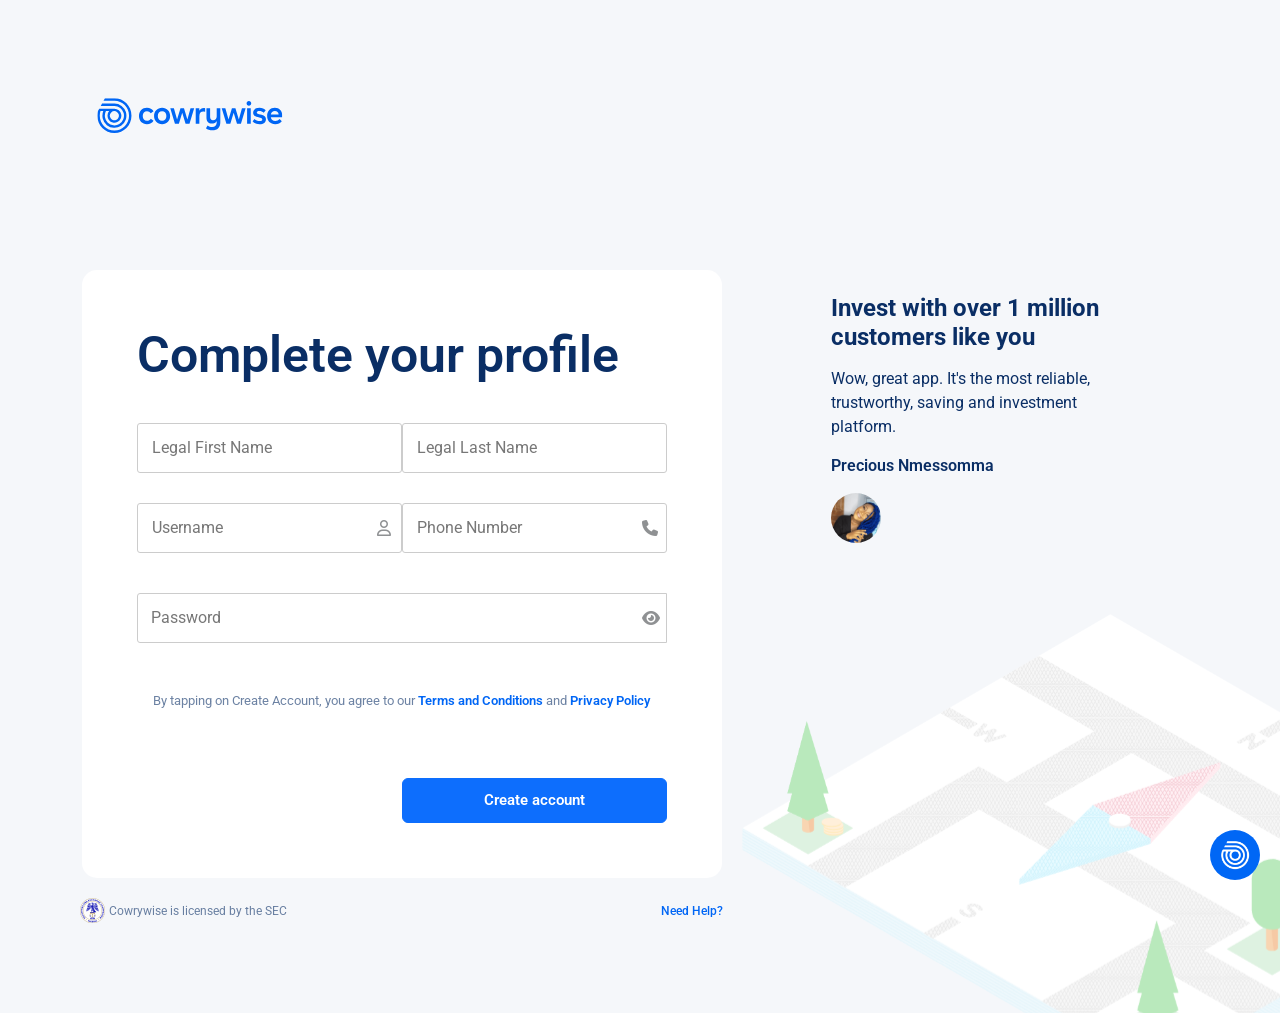
<file: create-account.html>
<!DOCTYPE html>
<html lang="en">
<head>
    <meta charset="UTF-8">
    <meta name="viewport" content="width=device-width, initial-scale=1.0">
    <link rel="preconnect" href="https://fonts.googleapis.com">
    <link rel="preconnect" href="https://fonts.gstatic.com" crossorigin>
    <link href="https://fonts.googleapis.com/css2?family=Roboto:ital,wght@0,100..900;1,100..900&display=swap" rel="stylesheet">

    <link href="https://cdn.jsdelivr.net/npm/bootstrap@5.3.8/dist/css/bootstrap.min.css" rel="stylesheet" integrity="sha384-sRIl4kxILFvY47J16cr9ZwB07vP4J8+LH7qKQnuqkuIAvNWLzeN8tE5YBujZqJLB" crossorigin="anonymous">

    <link rel="stylesheet" href="https://cdnjs.cloudflare.com/ajax/libs/font-awesome/6.5.0/css/all.min.css">

    <link rel="stylesheet" href="sign.css">
    <title>Create Account Page</title>
    <style>
        body {
            background-color: rgb(245, 247, 250);
            margin: 0;
            padding: 90px 80px;
            box-sizing: border-box;
            font-family: "Roboto", sans-serif;
            overflow: auto;
            background-image: url('./images/signup-bg.svg');
            background-repeat: no-repeat;
            background-position: right bottom;
            background-size: 42%;
            background-attachment: scroll;
        }

        @media (max-width: 1024px) {
            .su-google{
                max-width: 50%;
            }
        }

        @media (max-width: 768px) {
            .su-google{
                max-width: 40%;
            }
            .logo-div{
                margin-bottom: 2vh;
            }
        }

        @media (max-width: 576px) {
            body {
                padding: 30px 30px;
            }

            .su-h5{
                display: none;
            }

            .div-ft{
                display: flex;
                flex-direction: column;
                align-items: center;
                justify-content: center;
                margin-top: 40px;
                margin-bottom: 180px;
            }

            .su-p{
                padding: 0;
                text-align: center;
            }

            .su-h{
                font-size: 35px;
                font-weight: 600;
                color: rgb(10, 46, 101);
            }

            body{
                background-image: none;
            }
            .su-google{
                max-width: 100%;
                text-align: center;
            }
            .su-h{
                font-size: 32px;
            }
        }

    </style>
</head>
<body>

<div class="logo-div">
    <img src="./images/logo.svg" alt="">
</div>

<div class="row">

    <div class="col-lg-7 col-md-12 col-sm-12">

        <div style="display: flex; flex-direction: column;">
            <div class="si-form">
                <h3 class="ca-h">Complete your profile</h3>

                <div style="display: flex; justify-content: space-between; align-items: center">
                    <div class="input-group2">
                        <input type="text" id="fnameInput" required>
                        <label for="fnameInput" id="fnameLabel">Legal First Name</label>
                    </div>
                    <div class="input-group2">
                        <input type="text" id="lnameInput" required>
                        <label for="lnameInput" id="lnameLabel">Legal Last Name</label>
                    </div>
                </div>

                <div style="display: flex; justify-content: space-between; align-items: center">
                    <div class="input-group2">
                        <input type="text" id="unameInput" required>
                        <label for="unameInput" id="unameLabel">Username</label>
                        <i class="fa-regular fa-user ca-phone"></i>
                    </div>
                    <div class="input-group2">
                        <input type="number" id="phoneInput" required>
                        <label for="phoneInput" id="phoneLabel">Phone Number</label>
                        <i class="fa-solid fa-phone ca-phone"></i>
                    </div>
                </div>

                <div class="mb-2 input-group">
                    <input type="password" id="password" required>
                    <label for="password">Password</label>
                    <i class="fa fa-eye si-eye" id="togglePassword"></i>
                </div>

                <span id="errorMSG" style="color: rgb(255, 0, 0); font-size: 12px; font-weight: 400; margin-top: 0">

                            </span>

                <div class="ca-term">
                    <div class="si-chat">
                        <span>By tapping on Create Account, you agree to our <a href="">Terms and Conditions</a> and <a href="">Privacy Policy</a></span>
                    </div>
                </div>

                <div style="display: flex; justify-content: flex-end; align-items: center">
                    <button onclick="btnCreate()" class="btn btn-primary w-50 mt-5 ff">Create account</button>
                </div>

            </div>

        </div>

        <div class="foot">
            <div>
                <img src="./images/sec.png" alt="">
                <span>Cowrywise is licensed by the SEC</span>
            </div>

            <a href="">Need Help?</a>

        </div>

    </div>

    <div class="col-lg-5 col-md-12 col-sm-12 ps-lg-5 ps-md-3 py-4">
        <div class="ps-lg-5 div-ft">
            <h5 class="ca-h5">Invest with over 1 million customers like you</h5>
            <p class="ca-p">Wow, great app. It's the most reliable, trustworthy, saving and investment platform.</p>
            <p class="ca-p" style="font-weight: 600">Precious Nmessomma</p>
            <img src="./images/create_precious.png" style="width: 50px;height: 50px; border-radius: 30px">
        </div>

    </div>

</div>

<div class="fav">
    <img src="./images/touch-icon.png" alt="" class="fav-icon">
</div>
</body>

<script src="script.js"></script>

<script>
    //Password Toggle

const password = document.getElementById("password");
const toggle = document.getElementById("togglePassword");

toggle.addEventListener("click", function () {
    const type = password.getAttribute("type") === "password" ? "text" : "password";
    password.setAttribute("type", type);

    // Change icon
    this.classList.toggle("fa-eye");
    this.classList.toggle("fa-eye-slash");
});
</script>

<script>
    const usName = document.getElementById('unameInput');

    const cUser = localStorage.getItem('currentUser')

    const uUser = JSON.parse(localStorage.getItem(`${cUser}`));

    usName.value = uUser.username;
</script>

<script src="https://cdn.jsdelivr.net/npm/bootstrap@5.3.8/dist/js/bootstrap.bundle.min.js" integrity="sha384-FKyoEForCGlyvwx9Hj09JcYn3nv7wiPVlz7YYwJrWVcXK/BmnVDxM+D2scQbITxI" crossorigin="anonymous"></script>

</html>
</file>
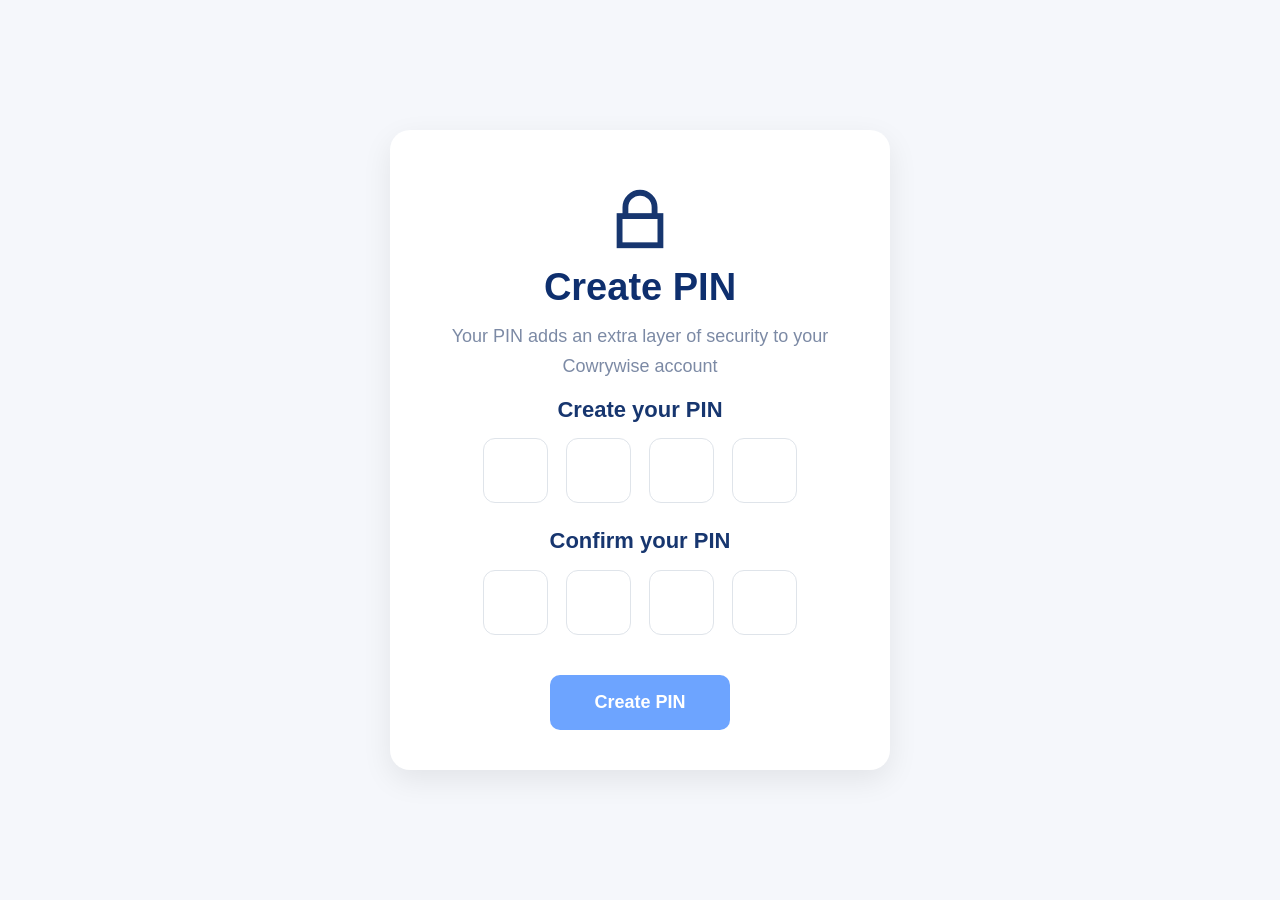
<file: create-pin-google.html>
<!DOCTYPE html>
<html lang="en">
<head>
    <meta charset="UTF-8">
    <meta name="viewport" content="width=device-width, initial-scale=1.0">
    <link href="https://cdn.jsdelivr.net/npm/bootstrap@5.3.8/dist/css/bootstrap.min.css" rel="stylesheet" integrity="sha384-sRIl4kxILFvY47J16cr9ZwB07vP4J8+LH7qKQnuqkuIAvNWLzeN8tE5YBujZqJLB" crossorigin="anonymous">

    <title>Create PIN</title>

    <style>

        *{
    margin:0;
    padding:0;
    box-sizing:border-box;
    font-family: "Segoe UI", sans-serif;
}

body{
    min-height:100vh;
    display:flex;
    justify-content:center;
    align-items:center;
    background:#f5f7fb;
}

.pin-card{
    width:500px;
    background:white;
    border-radius:20px;
    padding:40px 30px;
    text-align:center;
    box-shadow:0 10px 30px rgba(0,0,0,0.08);
}

.lock-icon{
    font-size:60px;
    margin-bottom:5px;
}

h2{
    color:#0e2f6e;
    font-size:38px;
    font-weight:600;
    margin-bottom:10px;
}

.subtitle{
    color:#7c8aa5;
    font-size:18px;
    line-height:1.7;
    margin-bottom:15px;
}

h3{
    color:#17366f;
    margin-bottom:15px;
    font-size:22px;
    font-weight:600;
}

span{
    color:#17366f;
    margin-bottom:15px;
    font-size:22px;
    font-weight:600;
}

.pin-container{
    display:flex;
    justify-content:center;
    gap:18px;
    margin-bottom:25px;
}

.pin-container input{
    width:65px;
    height:65px;
    border:1px solid #dfe4ea;
    border-radius:12px;
    text-align:center;
    font-size:28px;
    font-weight:bold;
    outline:none;
    transition:0.3s;
}

.pin-container input:focus{
    border-color:#1f5ed9;
    box-shadow:0 0 8px rgba(31,94,217,.2);
}

button{
    margin-top:15px;
    width:180px;
    height:55px;
    border:none;
    border-radius:10px;
    background:#6da4ff;
    color:white;
    font-size:18px;
    font-weight:600;
    cursor:pointer;
    transition:.3s;
}

button:hover{
    background:#4d8eff;
}

    </style>
</head>
<body>

    <div class="pin-card">


        <div class="lock-icon">
            <svg width="70" height="70" viewBox="0 0 24 24" fill="none">
                <path d="M7 11V8a5 5 0 0 1 10 0v3" stroke="#17366f" stroke-width="2"/>
                <rect x="5" y="11" width="14" height="10" stroke="#17366f" stroke-width="2"/>
            </svg>
        </div>

        <h2>Create PIN</h2>

        <p class="subtitle">
            Your PIN adds an extra layer of security to
            your Cowrywise account
        </p>

        <h3>Create your PIN</h3>

        <div class="pin-container">
            <input type="password" id="pinNo1" maxlength="1" class="pin-box">
            <input type="password" id="pinNo2" maxlength="1" class="pin-box">
            <input type="password" id="pinNo3" maxlength="1" class="pin-box">
            <input type="password" id="pinNo4" maxlength="1" class="pin-box">
        </div>

        <h3>Confirm your PIN</h3>

        <div class="pin-container">
            <input type="password" id="CpinNo1" maxlength="1" class="pin-box">
            <input type="password" id="CpinNo2" maxlength="1" class="pin-box">
            <input type="password" id="CpinNo3" maxlength="1" class="pin-box">
            <input type="password" id="CpinNo4" maxlength="1" class="pin-box">
        </div>

        <span id="errMSG" style="color: rgb(255, 0, 0); font-size: 15px; font-weight: 400; margin-top: 0">
        </span>

        <button onclick="btnCreatePin()">
            Create PIN
        </button>

    </div>


</body>

<script src="createPin-google.js"></script>

<script>

    const inputs = document.querySelectorAll('.pin-box');

    inputs.forEach((input, index) => {
        input.addEventListener('input', (e) => {
            if (isNaN(e.target.value)) {
                e.target.value = '';
                return;
            }
            if (e.target.value.length === 1 && index < inputs.length - 1) {
                inputs[index + 1].focus();
            }
        });

        input.addEventListener('keydown', (e) => {
            if (e.key === 'Backspace' && e.target.value === '' && index > 0) {
                inputs[index - 1].focus();
            }
        });
    });


</script>

</html>
</file>
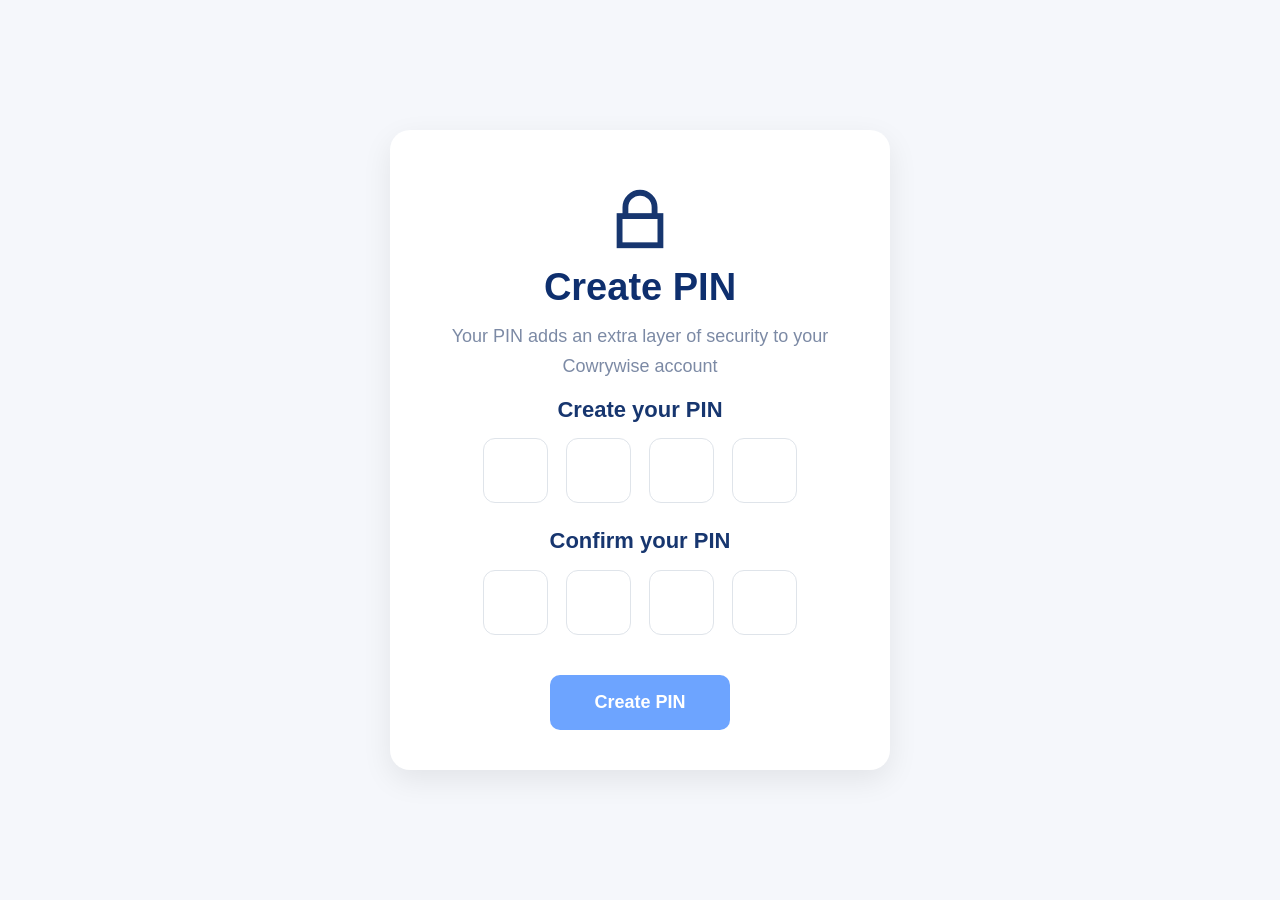
<file: create-pin.html>
<!DOCTYPE html>
<html lang="en">
<head>
    <meta charset="UTF-8">
    <meta name="viewport" content="width=device-width, initial-scale=1.0">
    <link href="https://cdn.jsdelivr.net/npm/bootstrap@5.3.8/dist/css/bootstrap.min.css" rel="stylesheet" integrity="sha384-sRIl4kxILFvY47J16cr9ZwB07vP4J8+LH7qKQnuqkuIAvNWLzeN8tE5YBujZqJLB" crossorigin="anonymous">

    <title>Create PIN</title>

    <style>

        *{
    margin:0;
    padding:0;
    box-sizing:border-box;
    font-family: "Segoe UI", sans-serif;
}

body{
    min-height:100vh;
    display:flex;
    justify-content:center;
    align-items:center;
    background:#f5f7fb;
}

.pin-card{
    width:500px;
    background:white;
    border-radius:20px;
    padding:40px 30px;
    text-align:center;
    box-shadow:0 10px 30px rgba(0,0,0,0.08);
}

.lock-icon{
    font-size:60px;
    margin-bottom:5px;
}

h2{
    color:#0e2f6e;
    font-size:38px;
    font-weight:600;
    margin-bottom:10px;
}

.subtitle{
    color:#7c8aa5;
    font-size:18px;
    line-height:1.7;
    margin-bottom:15px;
}

h3{
    color:#17366f;
    margin-bottom:15px;
    font-size:22px;
    font-weight:600;
}

span{
    color:#17366f;
    margin-bottom:15px;
    font-size:22px;
    font-weight:600;
}

.pin-container{
    display:flex;
    justify-content:center;
    gap:18px;
    margin-bottom:25px;
}

.pin-container input{
    width:65px;
    height:65px;
    border:1px solid #dfe4ea;
    border-radius:12px;
    text-align:center;
    font-size:28px;
    font-weight:bold;
    outline:none;
    transition:0.3s;
}

.pin-container input:focus{
    border-color:#1f5ed9;
    box-shadow:0 0 8px rgba(31,94,217,.2);
}

button{
    margin-top:15px;
    width:180px;
    height:55px;
    border:none;
    border-radius:10px;
    background:#6da4ff;
    color:white;
    font-size:18px;
    font-weight:600;
    cursor:pointer;
    transition:.3s;
}

button:hover{
    background:#4d8eff;
}

    </style>
</head>
<body>

    <div class="pin-card">


        <div class="lock-icon">
            <svg width="70" height="70" viewBox="0 0 24 24" fill="none">
                <path d="M7 11V8a5 5 0 0 1 10 0v3" stroke="#17366f" stroke-width="2"/>
                <rect x="5" y="11" width="14" height="10" stroke="#17366f" stroke-width="2"/>
            </svg>
        </div>

        <h2>Create PIN</h2>

        <p class="subtitle">
            Your PIN adds an extra layer of security to
            your Cowrywise account
        </p>

        <h3>Create your PIN</h3>

        <div class="pin-container">
            <input type="password" id="pinNo1" maxlength="1" class="pin-box">
            <input type="password" id="pinNo2" maxlength="1" class="pin-box">
            <input type="password" id="pinNo3" maxlength="1" class="pin-box">
            <input type="password" id="pinNo4" maxlength="1" class="pin-box">
        </div>

        <h3>Confirm your PIN</h3>

        <div class="pin-container">
            <input type="password" id="CpinNo1" maxlength="1" class="pin-box">
            <input type="password" id="CpinNo2" maxlength="1" class="pin-box">
            <input type="password" id="CpinNo3" maxlength="1" class="pin-box">
            <input type="password" id="CpinNo4" maxlength="1" class="pin-box">
        </div>

        <span id="errMSG" style="color: rgb(255, 0, 0); font-size: 15px; font-weight: 400; margin-top: 0">
        </span>

        <button onclick="btnCreatePin()">
            Create PIN
        </button>

    </div>


</body>

<script src="createPin.js"></script>

<script>

    const inputs = document.querySelectorAll('.pin-box');

    inputs.forEach((input, index) => {
        input.addEventListener('input', (e) => {
            if (isNaN(e.target.value)) {
                e.target.value = '';
                return;
            }
            if (e.target.value.length === 1 && index < inputs.length - 1) {
                inputs[index + 1].focus();
            }
        });

        input.addEventListener('keydown', (e) => {
            if (e.key === 'Backspace' && e.target.value === '' && index > 0) {
                inputs[index - 1].focus();
            }
        });
    });


</script>


<!--<script>-->
<!--    const pEmail = document.getElementById('pinEmail');-->
<!--    const cUser = localStorage.getItem('currentUser')-->

<!--    const uUser = JSON.parse(localStorage.getItem(`${cUser}`));-->
<!--    pEmail.innerHTML = uUser.email;-->

<!--    // alert(`${pEmail.textContent}`)-->
<!--</script>-->

</html>
</file>
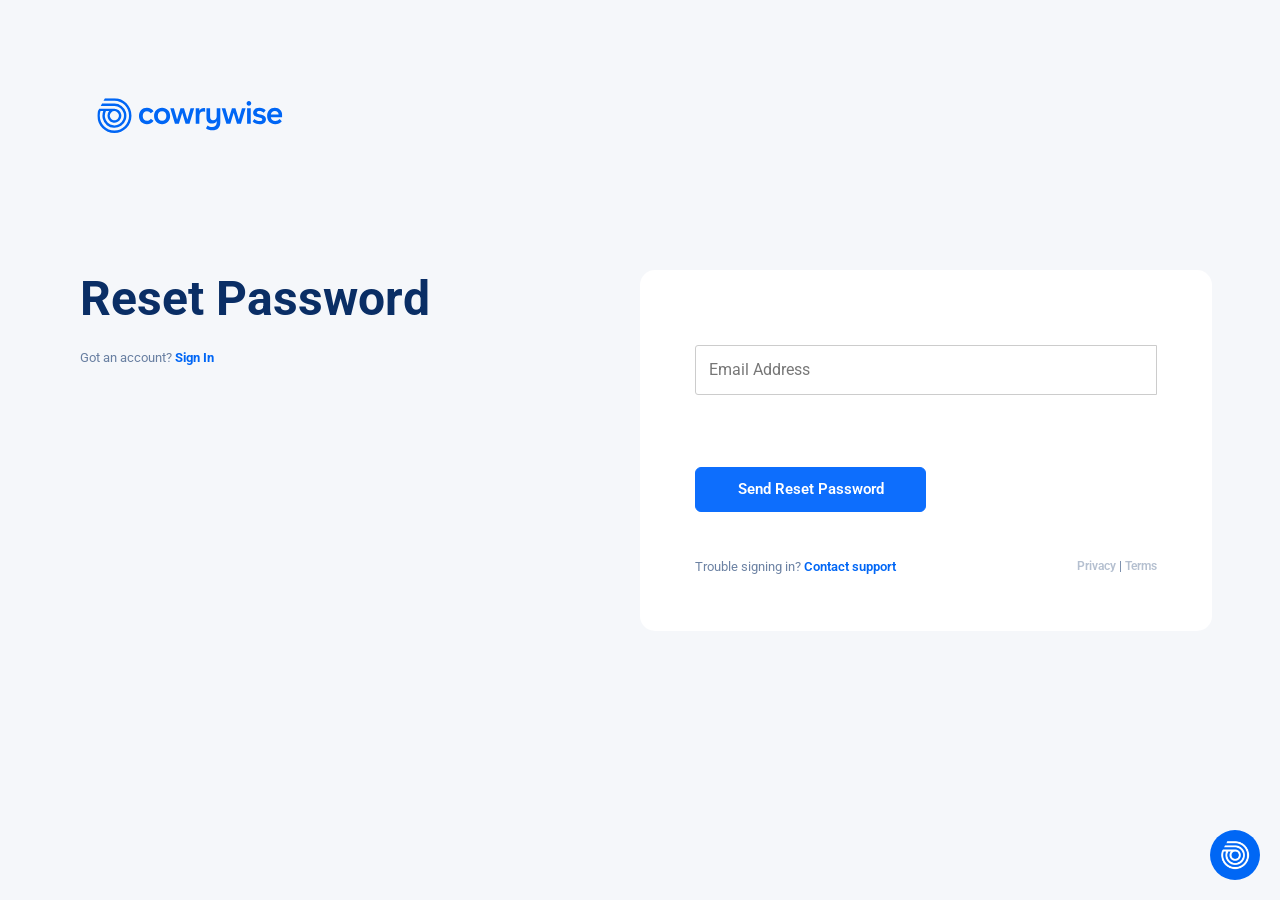
<file: forgot-password.html>
<!DOCTYPE html>
<html lang="en">
<head>

    <meta charset="UTF-8">
    <meta name="viewport" content="width=device-width, initial-scale=1.0">
    <link rel="preconnect" href="https://fonts.googleapis.com">
<link rel="preconnect" href="https://fonts.gstatic.com" crossorigin>
<link href="https://fonts.googleapis.com/css2?family=Roboto:ital,wght@0,100..900;1,100..900&display=swap" rel="stylesheet">

    <link href="https://cdn.jsdelivr.net/npm/bootstrap@5.3.8/dist/css/bootstrap.min.css" rel="stylesheet" integrity="sha384-sRIl4kxILFvY47J16cr9ZwB07vP4J8+LH7qKQnuqkuIAvNWLzeN8tE5YBujZqJLB" crossorigin="anonymous">

    <link rel="stylesheet" href="https://cdnjs.cloudflare.com/ajax/libs/font-awesome/6.5.0/css/all.min.css">

    <link rel="stylesheet" href="sign.css">
    <title>Forgot Password Page</title>
    <style>
        body {
            background-color: rgb(245, 247, 250);
            margin: 0;
            padding: 90px 80px;
            box-sizing: border-box;
            font-family: "Roboto", sans-serif;
            overflow: auto;
        }

         @media (max-width: 675px) {
            body {
                padding: 30px 10px;
            }

            .si-sign{
                display: flex;
                flex-direction: column;
                justify-content: center;
                 align-items: center;
                gap: 10px;
                width: 100%;
            }

             .logo-div{
                margin-bottom: 2vh;
            }
        }

        @media screen and (max-width: 875px) {
            body {
                padding: 70px 60px;
            }
        }

    </style>
</head>
<body>

    <div class="logo-div">
        <img src="./images/logo.svg" alt="">
    </div>

    <div class="row">
        <div class="col-lg-6 col-md-12 col-sm-12">
            <h3 class="si-h3">Reset Password</h3>
            <div class="si-create">
                <span>Got an account? <a href="./signin.html">Sign In</a></span>
            </div>
        </div>

        <div class="col-lg-6 col-md-12 col-sm-12 si-form">

            <div>
                <div class="mb-4 input-group">
                    <input type="email" id="emailRec" required>
                    <label for="emailRec" id="emailRecLabel">Email Address</label>
                </div>

                <div id="resetMSG" style="color: rgb(7,18,152); font-size: 15px; font-weight: 500; margin-top: 0; text-align: center">

                            </div>

                <button onclick="btnResetPass()" class="btn btn-primary w-50 mt-5 ff">Send Reset Password</button>
            </div>

            <div class="chat-term">
                        <div class="si-chat">
                            <span>Trouble signing in? <a href="">Contact support</a></span>
                        </div>
                        <div class="si-term">
                            <a href="">Privacy</a> | <a href="">Terms</a>
                        </div>
            </div>

        </div>
    </div>


<div class="fav">
        <img src="./images/touch-icon.png" alt="" class="fav-icon">
    </div>
</body>

<script src="resetPass.js"></script>

<script src="https://cdn.jsdelivr.net/npm/bootstrap@5.3.8/dist/js/bootstrap.bundle.min.js" integrity="sha384-FKyoEForCGlyvwx9Hj09JcYn3nv7wiPVlz7YYwJrWVcXK/BmnVDxM+D2scQbITxI" crossorigin="anonymous"></script>

</html>
</file>
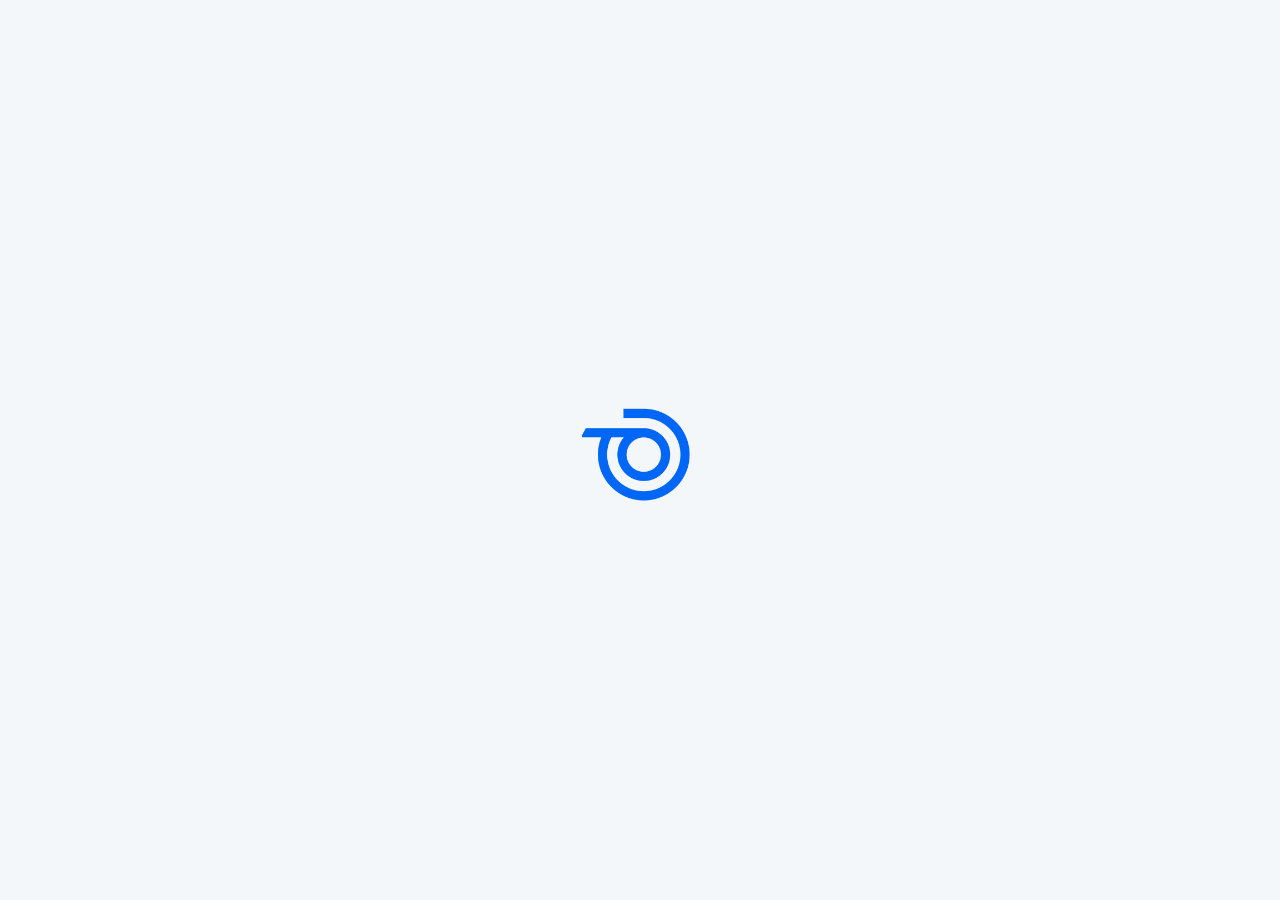
<file: processing.html>
<!DOCTYPE html>
<html lang="en">
<head>
    <meta charset="UTF-8">
    <meta name="viewport" content="width=device-width, initial-scale=1.0">
    <title>Centered GIF</title>

    <style>
        * {
            margin: 0;
            padding: 0;
            box-sizing: border-box;
        }

        body {
            min-height: 100vh;
            background: #F4F7FA;
            display: flex;
            justify-content: center;
            align-items: center;
            overflow: hidden;
        }

        .loader {
            width: min(250px, 60vw);
            height: auto;
            display: block;
        }
    </style>
</head>
<body>

<img
        src="./images/gif-logo-loading.gif"
        alt="Loading"
        class="loader"
>

</body>

<!--<script>-->
<!--    const waite = () => {-->
<!--        setTimeout(() => {-->
<!--            window.location.href = "dashboard.html"-->
<!--        }, 2500)-->
<!--    }-->
<!--</script>-->

</html>
</file>
<file: sign.css>
/* SignIn CSS */

.si-h3{
    font-size: 48px;
    font-weight: 700;
    color: rgb(10, 46, 101);
    margin-bottom: 20px;
}

.si-h5{
    font-size: 24.96px;
    font-weight: 700;
    color: rgba(10, 46, 101, 0.3);
    margin-bottom: 20px;
}

.si-create{
    font-size: 12.8px;
    font-weight: 400;
    color: rgba(10, 46, 101, 0.6);
}

.si-create a{
    color: rgb(0, 102, 245);
    text-decoration: none;
    font-weight: 700;
}

.si-form{
    display: flex;
    flex-direction: column;
    background-color: rgb(255, 255, 255);
    padding: 55px;
    gap: 20px;
    font-size: 16px;
    font-weight: 400;
    border-radius: 15px;
    margin: 0 auto; 
}

.si-google{
    font-weight: 700;
    background-color: rgb(255, 255, 255);
    color: rgb(10, 46, 101);
    border: 1px solid lightgrey;
    padding: 10px 40px;
    text-decoration: none;
    border-radius: 5px;
    transition: 0.3s;
}

.si-google:hover{
  box-shadow: 0 0 10px rgba(0, 0, 0, 0.2);
}

.divider {
  display: flex;
  align-items: center;
  text-align: center;
  font-size: 12px;
  font-weight: 400;
  color: rgba(10, 46, 101, 0.6);
}

.divider::before,
.divider::after {
  content: "";
  flex: 1;
  border-bottom: 1px solid #ccc;
}

.divider:not(:empty)::before {
  margin-right: 10px;
}

.divider:not(:empty)::after {
  margin-left: 10px;
}

.si-forget{
  text-decoration: none;
    font-size: 12.8px;
    font-weight: 700;
    color: rgb(0, 102, 245);
}

.si-eye{
  position: absolute;
  right: 10px;
  top: 50%;
  transform: translateY(-50%);
  cursor: pointer;
  width: 15px;
  opacity: 0.5;
}

.form-control{
  padding: 15px;
}

.ff{
  font-size: 15.2px;
  font-weight: 600;
  padding: 10px;
}

.ff:hover{
  box-shadow: 0 0 10px rgba(0, 0, 0, 0.2);
  transition: 0.3s;
}

.input-group {
  position: relative;
  margin: 20px 0 0 0;
}

.input-group input {
  width: 100%;
  padding: 12px 10px;
  border: 1px solid #ccc;
  outline: none;
  font-size: 16px;
}

/* Label styling */
.input-group label {
  position: absolute;
  top: 50%;
  left: 10px;
  transform: translateY(-50%);
  background: white;
  color: #777;
  font-size: 16px;
  padding: 0 5px;
  pointer-events: none;
  transition: 0.3s ease;
}

/* Move label up + change color when focused */
.input-group input:focus + label,
.input-group input:valid + label {
  top: -8px;
  font-size: 12px;
  color: rgb(0, 102, 245); /* 👈 your color */
}

input{
  font-size: 15.2px;
  font-weight: 400;
  border-radius: 3px;
}

input:focus{
  border-color: rgb(0, 102, 245);
} 

input:focus + label{
  color: rgb(0, 102, 245);
} 

.si-chat{
  font-size: 12.8px;
    font-weight: 400;
    color: rgba(10, 46, 101, 0.6);

}

.si-chat a{
  color: rgb(0, 102, 245);
  text-decoration: none;
  font-size: 12.8px;
  font-weight: 600;
} 

.si-term{
  font-size: 12px;
    font-weight: 400;
    color: rgba(10, 46, 101, 0.6);
}

.si-term a{
  color: rgba(10, 46, 101, 0.3);
  text-decoration: none;
  font-size: 12px;
  font-weight: 600;
}

.chat-term{
  display: flex;
  flex-direction: row;
  justify-content: space-between;
  align-items: center;
  margin-top: 25px;
}

.si-sign{
  display: flex;
  flex-direction: row;
  gap: 10px;
  width: 100%;
}

@media screen and (max-width: 1400px) {
 .si-sign{
  display: flex;
  flex-direction: row;
  gap: 10px;
  width: 100%;
}
  
}

@media screen and (max-width: 1200px) {

.si-sign{
  display: flex;
  flex-direction: column;
  justify-content: center;
  align-items: center;
  gap: 10px;
  width: 100%;
} 

.si-google{
    font-weight: 700;
    background-color: rgb(255, 255, 255);
    color: rgb(10, 46, 101);
    border: 1px solid lightgrey;
    padding: 10px 40px;
    width: 100%;
    text-decoration: none;
    border-radius: 5px;
    text-align: center;
    cursor: pointer;
}

.si-form{
    padding: 30px;
    margin-top: 40px;

}

}

@media screen and (max-width: 875px) {

.si-sign{
  display: flex;
  flex-direction: row;
  justify-content: center;
  align-items: center;
  gap: 10px;
  width: 100%;
}

}




/* SignUp CSS */

.su-h5{
    font-size: 24px;
    font-weight: 700;
    color: rgb(10, 46, 101);
    margin-bottom: 15px;
}

.su-p{
    font-size: 16px;
    font-weight: 400;
    color: rgb(108, 130, 163);
    margin-bottom: 15px;
    padding-right: 100px;
}

.su-miss{
  position: relative;
}

.su-miss a{
    font-size: 14px;
    font-weight: 600;
    color: rgb(0, 102, 245);
    text-decoration: none;
    background-color: white;
    padding: 6px 25px;
    border-radius: 15px;
}

.star{
  position: absolute;
  left: 5px;
  top: 50%;
  transform: translateY(-50%);
}

.arrow{
  position: absolute;
  left: 165px;
  top: 50%;
  transform: translateY(-50%);
}

.su-h{
  font-size: 64px;
  font-weight: 600;
  color: rgb(10, 46, 101);
}

/*Create Account CSS */
.ca-h{
    font-size: 50px;
    font-weight: 600;
    color: rgb(10, 46, 101);
}

.ca-h5{
    font-size: 24px;
    font-weight: 700;
    color: rgb(10, 46, 101);
    margin-bottom: 15px;
}

.ca-p{
    font-size: 16px;
    font-weight: 400;
    color: rgb(10, 46, 101);
    margin-bottom: 15px;
    padding-right: 80px;
}

.input-group2 {
    position: relative;
    margin: 10px 0 0 0;
}

.input-group2 input {
    width: 100%;
    padding: 12px 30px;
    border: 1px solid #ccc;
    outline: none;
    font-size: 16px;
}

/* Label styling */
.input-group2 label {
    position: absolute;
    top: 50%;
    left: 10px;
    transform: translateY(-50%);
    background: white;
    color: #777;
    font-size: 16px;
    padding: 0 5px;
    pointer-events: none;
    transition: 0.3s ease;
}

/* Move label up + change color when focused */
.input-group2 input:focus + label,
.input-group2 input:valid + label {
    top: -8px;
    font-size: 12px;
    color: rgb(0, 102, 245); /* 👈 your color */
}

.ca-phone{
    position: absolute;
    right: 10px;
    top: 50%;
    transform: translateY(-50%);
    cursor: pointer;
    width: 15px;
    opacity: 0.5;
}

.ca-term{
    display: flex;
    justify-content: center;
    align-items: center;
}



/*end*/

.su-create{
    font-size: 12.8px;
    font-weight: 400;
    color: rgba(10, 46, 101, 0.6);
}

.su-create a{
    color: rgb(0, 102, 245);
    text-decoration: none;
    font-weight: 700;
}

.su-google{
    font-weight: 700;
    background-color: rgb(255, 255, 255);
    color: rgb(10, 46, 101);
    border: 1px solid lightgrey;
    padding: 10px 20px;
    text-decoration: none;
    border-radius: 5px;
    max-width: fit-content;
}

.logo-div{
  font-size: 30px; 
  font-weight: 500; 
  margin-bottom: 15vh;
}

.logo-div img{
  width: 220px;
}

.foot{
  display: flex;
  justify-content: space-between;
  align-items: center;
  margin-top: 20px;
}

.foot img{
  width: 25px;
}

.foot span{
  font-size: 12px;
  font-weight: 400;
  color: rgba(10, 46, 101, 0.6);
}

.foot a{
  font-size: 12px;
  font-weight: 500;
  color: rgb(0, 102, 245);
  text-decoration: none;
}

.fav{
  position: fixed;
  bottom: 20px;
  right: 20px;
}

.fav img{
  width: 50px;
  border-radius: 50%;
}

.fav img:hover{
  cursor: pointer;
  transform: scale(1.1);
  transition: 0.3s;
}



/* Index CSS */

#header{
  position: fixed;
  top: 0;
  left: 0;
  right: 0;
  background-color: rgb(247, 249, 252);
  transition: 0.4s ease-in-out;
  z-index: 1000;
  height: 12vh;
}

#header.scrolled {
  background-color: rgb(255, 255, 255);
  box-shadow: 0 2px 4px rgba(0, 0, 0, 0.1);
}


.index-ul li a{
  font-size: 16px;
  font-weight: 400;
  color: rgb(8, 37, 82);
}

.sec1{
  margin-top: 12vh;
  padding-bottom: 60px;
  display: flex;
  justify-content: center;
  align-items: center;
  position: relative;
  /* border: 3px solid red; */
  background-color: rgb(245, 247, 250);
  background-image: url('./images/lines.svg');
  /* background-repeat: no-repeat; */
  /* background-position: right center; */
  background-size: cover;
  
}

.con1{
  text-align: center;
  width: 45%;
  padding-bottom: 20px;
}

.con1 h1{
  font-size: 80px;
  font-weight: 400;
  color: rgb(8, 37, 82);
  margin-top: 15px;
  margin-bottom: 40px;
  line-height: 1.1;
}

.con1 p{
  font-size: 20px;
  font-weight: 400;
  color: rgb(108, 130, 163);
  margin-bottom: 50px;
}

.con1 a{
  font-size: 16px;
  font-weight: 600;
  color: rgb(255, 255, 255);
  text-decoration: none;
  background-color: rgb(0, 103, 245);
  padding: 15px 30px;
  border-radius: 5px;
}

.a-log{
  font-size: 16px;
  font-weight: 600;
  color: rgb(0, 103, 245);
  text-decoration: none;
}

/* A bit shitty and not prefect yet */
.navbar-collapse.show {
  background-color: rgb(0, 102, 245);
  padding: 5px;
}

.navbar-collapse.show .a-log {
  color: rgb(255, 255, 255);
  font-size: 18px;
  font-weight: 500;
} 

.navbar-collapse.show .index-ul li a {
  color: rgb(255, 255, 255);
  font-size: 18px;
  font-weight: 500;
}

.sec2{
  margin-top: 15vh;
  border-top: 2px solid rgb(240, 242, 245);
}

.con2{
  width: 100%;
  display: flex;
  justify-content: space-between;
  align-items: center;
  padding: 50px 0 50px 20px;
  
}

.sec2-h2{
  font-size: 60px;
  font-weight: 400;
  color: rgb(8, 37, 82);
}

.sec2-p{
  font-size: 16px;
  font-weight: 400;
  color: rgb(8, 37, 82);
}

.sec2-a{
  font-size: 16px;
  font-weight: 600;
  background: rgb(0, 103, 245);
  color: rgb(255, 255, 255);
  text-decoration: none;
  /* padding: 5px 10px; */
}

.sec2-btn{
  font-size: 16px;
  font-weight: 700;
  background: rgb(0, 103, 245);
  color: rgb(255, 255, 255);
  padding: 10px 25px;
  border: none;
  border-radius: 5px;
  box-shadow: 0 4px 6px rgba(0, 103, 245, 0.2);
}

.grid_con1{
    padding: 20px;
    display: grid;
    column-gap: 20px;
    row-gap: 25px;
    margin: 1px 5px 20px 5px;
    align-items: stretch;
    grid-template-columns:  repeat(auto-fit, minmax(250px, 1fr));
}

.grid_item1{
    border-radius: 25px;
}

.flex_con1{
    display: flex;
    flex-direction: column;
    gap: 20px;
    justify-content: space-between;
    align-items: center;
    background-color: rgb(245, 246, 250);
    padding: 60px 30px;
    border-radius: 25px;
    /* height: 100%; */
    height: 520px;
    position: relative;
    overflow-x: hidden;
}

.flex_con1 img{
  max-width: 500px;
  position: absolute;
  right: -25%; /* Pushes 10% of the image outside the right edge */
  top: 1%;
  height: auto;
  z-index: 1;
  transition: right 0.3s ease;
}

.gd_h6{
    font-size: 20px;
    font-weight: 600;
    color: rgb(8, 38, 82);
    position: absolute;
    top: 20px;
    left: 25px;
    z-index: 2;
}

.flex_con1:hover .gd_h6{
    color: rgb(0, 103, 245);
    transition: 0.3s;
}

.ar {
  display: inline-block;
    transition: transform 0.3s ease;
}

.flex_con1:hover .ar{
  transform: translateX(4px);
}

.flex_con1:hover .sub1{
  transform: translateY(-5px);
}

.sub1{
  transition: transform 0.3s ease;
  background-color: rgb(255, 255, 255);
  display: flex;
  flex-direction: row;
  gap: 25px;
  justify-content: center;
  align-items: center;
  border-radius: 25px;
  z-index: 2;
  position: absolute;
  bottom: 20px;
  padding: 15px 50px 15px 30px;
  margin: 0 15px;
}

.sub1 p{
  font-size: 14px;
  font-weight: 400;
  color: rgb(108, 130, 163);
}

.sec3{
  margin-top: 20vh;
  border-top: 2px solid rgb(240, 242, 245);
}
</file>
